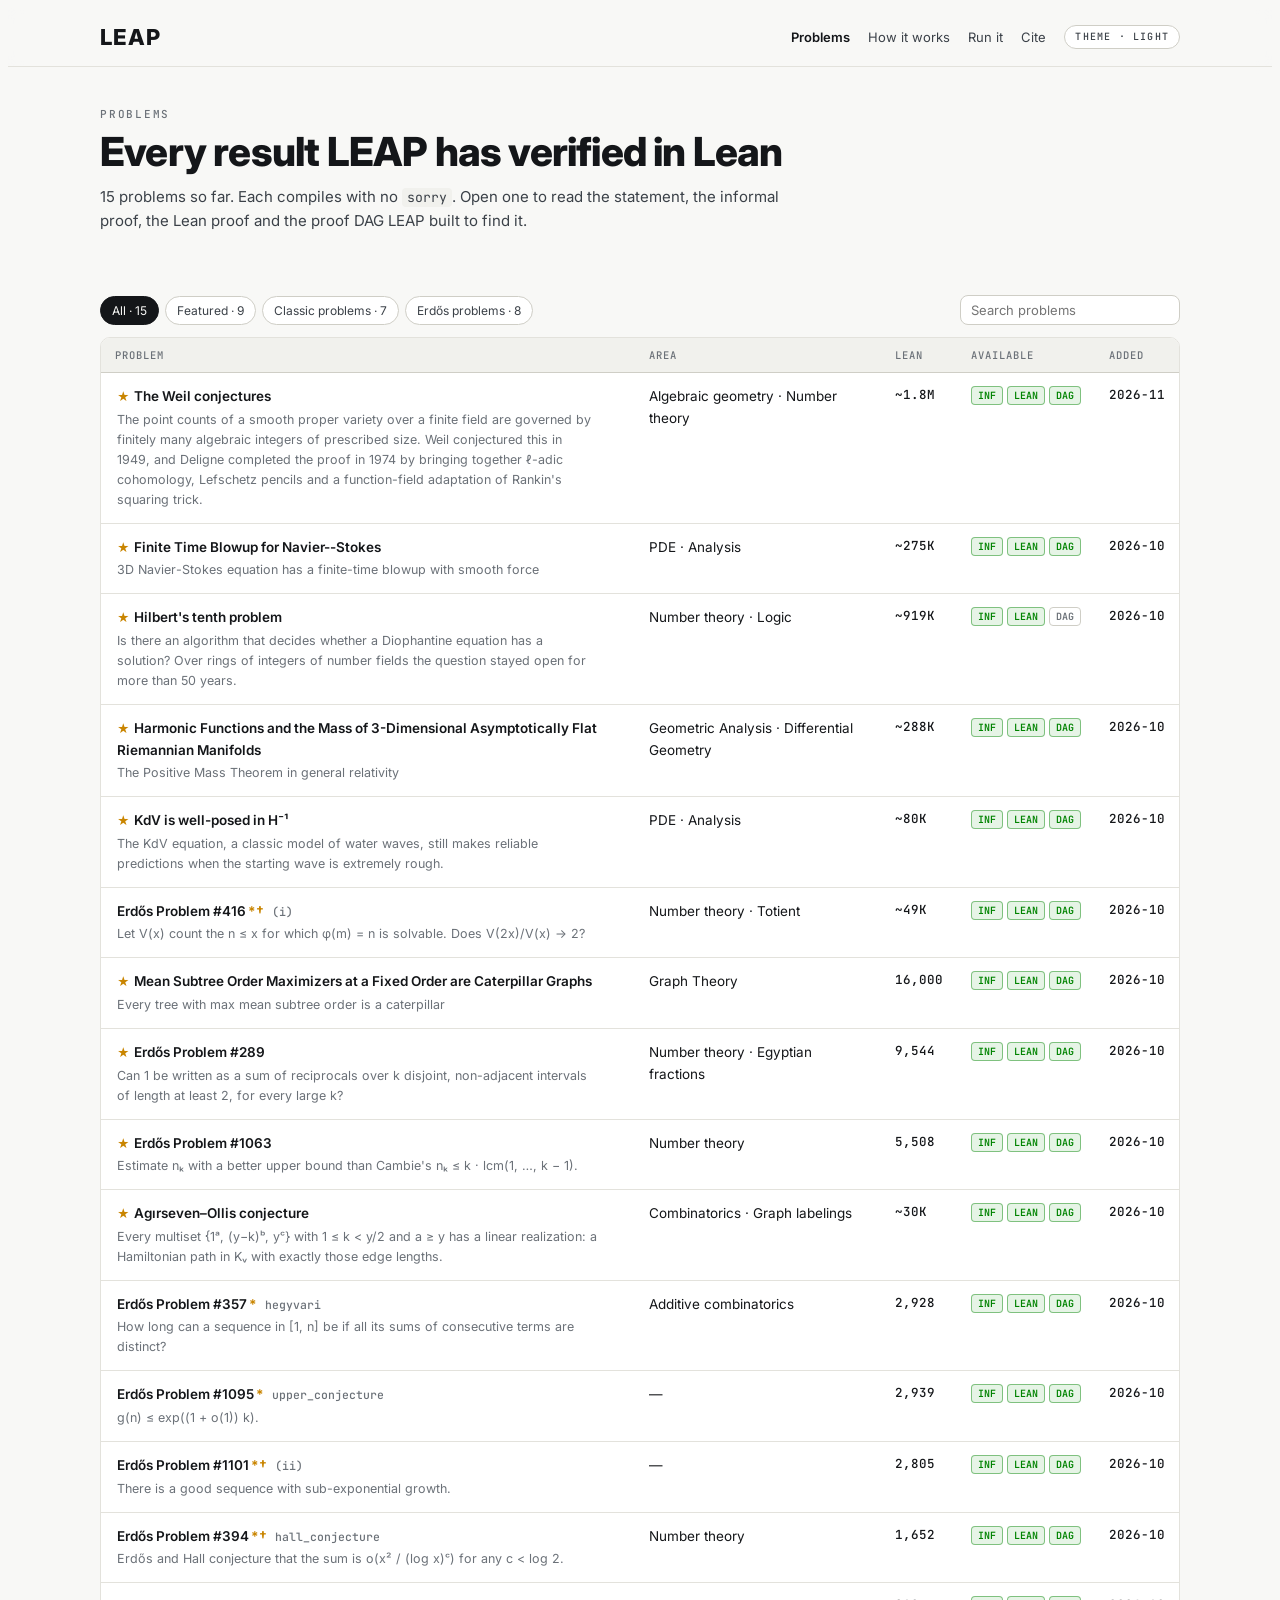
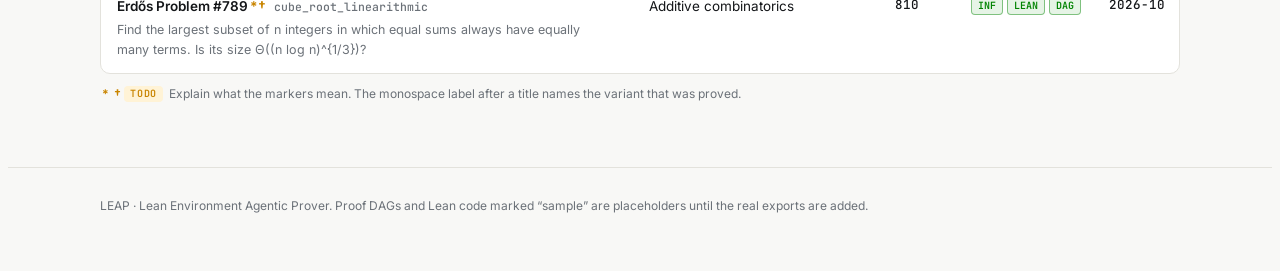
<file: problems.html>
<!doctype html>
<html lang="en" data-theme="light">
<head>
<meta charset="utf-8">
<meta name="viewport" content="width=device-width, initial-scale=1, viewport-fit=cover">
<title>Problems · LEAP</title>
<meta name="description" content="LEAP is an open, trackable agent that proves theorems in Lean 4 alongside mathematicians.">
<link rel="preconnect" href="https://fonts.googleapis.com">
<link rel="preconnect" href="https://fonts.gstatic.com" crossorigin>
<link rel="stylesheet" href="https://fonts.googleapis.com/css2?family=Inter:wght@400;500;600;700;800&family=JetBrains+Mono:wght@400;500;600&display=swap">
<link rel="stylesheet" href="assets/css/site.css?v=20261113.1">
</head>
<body>
<header class="nav">
  <div class="wrap">
    <a class="brand" href="index.html">LEAP</a>
    <nav aria-label="Site">
      <a href="problems.html" aria-current="page">Problems</a>
      <a href="index.html#how">How it works</a>
      <a class="opt" href="index.html#run">Run it</a>
      <a class="opt" href="index.html#cite">Cite</a>
      <button class="theme-btn" id="themeBtn" type="button">Theme · light</button>
    </nav>
  </div>
</header>

<main>
<section class="page-head"><div class="wrap">
  <div class="kicker">Problems</div>
  <h1 class="ph">Every result LEAP has verified in Lean</h1>
  <p class="intro"><span id="pCount">—</span> problems so far. Each compiles with no <code>sorry</code>. Open one to read the statement, the informal proof, the Lean proof and the proof DAG LEAP built to find it.</p>
</div></section>
<section class="page-body"><div class="wrap">
  <div id="loadErr" hidden></div>
  <div class="ptools">
    <div class="chips" id="chips" role="group" aria-label="Filter results"></div>
    <input class="inp" id="psearch" type="search" placeholder="Search problems" aria-label="Search problems">
  </div>
  <div class="ptable"><div class="tscroll"><table>
    <thead><tr><th>Problem</th><th class="hide-sm">Area</th><th>Lean</th><th class="hide-sm">Available</th><th class="hide-sm">Added</th></tr></thead>
    <tbody id="ptbody"></tbody>
  </table></div></div>
  <p class="tfoot"><span class="mk">*</span> <span class="mk">†</span> <span class="todo">TODO</span>Explain what the markers mean. The monospace label after a title names the variant that was proved.</p>
</div></section>
</main>
<footer><div class="wrap">LEAP · Lean Environment Agentic Prover. Proof DAGs and Lean code marked “sample” are placeholders until the real exports are added.</div></footer>
<div class="pop" id="pop" hidden></div>
<script src="assets/js/common.js?v=20261102.3"></script>
<script src="assets/js/problems.js?v=20261102.3"></script>
</body>
</html>
</file>
<file: assets/css/site.css>
/* Layout: one 1120px column like the RRSI page. Solved problems lead; each opens a dossier with problem, informal proof, Lean proof and proof DAG. */
:root{
  color-scheme:light;
  --bg:#f8f8f6;--surface:#ffffff;--surface-2:#f1f1ed;--ink:#141619;--ink-2:#3b4148;--muted:#6b7178;
  --line:#e3e2dc;--line-2:#cfcec6;--accent:#2a78d6;--accent-ink:#1c5cab;--accent-soft:#e3eefb;--accent-2:#86b6ef;
  --pos:#008300;--pos-soft:#e6f4e6;--warn:#c98500;--warn-soft:#fff3d6;--del-bg:#fdecec;--del:#cf222e;
  --c1:#2a78d6;--c2:#14907c;--c3:#7c4fd0;--c4:#c8761f;--c5:#c23f69;--c6:#4f8a22;--c7:#2b8fb8;--c8:#a8841c;
  --sans:"Inter",system-ui,-apple-system,"Segoe UI",Roboto,Helvetica,Arial,sans-serif;
  --mono:"JetBrains Mono",ui-monospace,SFMono-Regular,Menlo,Consolas,monospace;
}
@media (prefers-color-scheme:dark){:root:not([data-theme="light"]){
  color-scheme:dark;
  --bg:#0f1214;--surface:#171b1f;--surface-2:#1e2328;--ink:#e9ebee;--ink-2:#b5bcc4;--muted:#818a94;
  --line:#272d33;--line-2:#363d45;--accent:#3987e5;--accent-ink:#7db4f5;--accent-soft:#14263d;--accent-2:#2f66ad;
  --pos:#3fb950;--pos-soft:#12251a;--warn:#d9a441;--warn-soft:#2f2711;--del-bg:#2a1416;--del:#f85149;
  --c1:#5a9be8;--c2:#3cc4ab;--c3:#a989ea;--c4:#e7a053;--c5:#e0708f;--c6:#87bd52;--c7:#63bde3;--c8:#d6b54d;
}}
:root[data-theme="dark"]{
  color-scheme:dark;
  --bg:#0f1214;--surface:#171b1f;--surface-2:#1e2328;--ink:#e9ebee;--ink-2:#b5bcc4;--muted:#818a94;
  --line:#272d33;--line-2:#363d45;--accent:#3987e5;--accent-ink:#7db4f5;--accent-soft:#14263d;--accent-2:#2f66ad;
  --pos:#3fb950;--pos-soft:#12251a;--warn:#d9a441;--warn-soft:#2f2711;--del-bg:#2a1416;--del:#f85149;
  --c1:#5a9be8;--c2:#3cc4ab;--c3:#a989ea;--c4:#e7a053;--c5:#e0708f;--c6:#87bd52;--c7:#63bde3;--c8:#d6b54d;
}
*{box-sizing:border-box}
[hidden]{display:none!important}
html{scroll-behavior:smooth}
@media (prefers-reduced-motion:reduce){html{scroll-behavior:auto}}
body{background:var(--bg);color:var(--ink);font:15px/1.6 var(--sans);-webkit-font-smoothing:antialiased}
a{color:var(--accent-ink)}
code,.mono{font-family:var(--mono)}
code{font-size:.88em;background:var(--surface-2);padding:1px 5px;border-radius:4px}
button{font:inherit;color:inherit}
:focus-visible{outline:2px solid var(--accent);outline-offset:2px}
.wrap{max-width:1120px;margin:0 auto;padding-inline:20px}

/* nav */
.nav{position:sticky;top:env(safe-area-inset-top,0px);z-index:20;background:color-mix(in srgb,var(--bg) 88%,transparent);backdrop-filter:blur(8px);border-bottom:1px solid var(--line)}
.nav .wrap{display:flex;align-items:center;gap:20px;height:52px}
.brand{font-weight:800;font-size:22px;letter-spacing:.04em;line-height:1;text-decoration:none;color:var(--ink)}
.nav nav{margin-left:auto;display:flex;gap:18px;align-items:center;overflow-x:auto}
.nav nav a{color:var(--ink-2);text-decoration:none;font-size:13px;white-space:nowrap}
.nav nav a:hover{color:var(--ink)}
.theme-btn{border:1px solid var(--line-2);background:var(--surface);border-radius:999px;padding:3px 10px;font:500 10px/1.6 var(--mono);letter-spacing:.12em;text-transform:uppercase;color:var(--ink-2);cursor:pointer;white-space:nowrap}
@media (max-width:640px){.nav nav a.opt{display:none}}

/* hero */
.hero{padding-block:56px 40px}
.kicker{font:500 11px/1.4 var(--mono);letter-spacing:.16em;text-transform:uppercase;color:var(--muted)}
.hero .kicker{color:var(--accent-ink)}
h1{font-size:clamp(30px,5vw,48px);line-height:1.08;font-weight:800;letter-spacing:-.025em;margin:14px 0 16px;text-wrap:balance;max-width:18em}
.lede{font-size:clamp(16px,2vw,19px);color:var(--ink-2);max-width:42em;margin:0 0 20px}
.authors{font-size:13.5px;color:var(--ink-2);max-width:60em;margin:0}
.affil{font-size:12px;color:var(--muted);margin:6px 0 0}
.btns{display:flex;flex-wrap:wrap;gap:10px;margin:24px 0 34px}
.btn{display:inline-flex;align-items:center;gap:8px;padding:8px 14px;border:1px solid var(--line-2);border-radius:8px;background:var(--surface);color:var(--ink);text-decoration:none;font-size:13px;font-weight:500;cursor:pointer}
.btn:hover{border-color:var(--muted)}
.btn.primary{background:var(--accent);border-color:var(--accent);color:#fff}
.btn svg{width:14px;height:14px;flex:none}
.tiles{display:grid;grid-template-columns:repeat(4,minmax(0,1fr));gap:12px}
@media (max-width:860px){.tiles{grid-template-columns:repeat(2,minmax(0,1fr))}}
.tile{border:1px solid var(--line);background:var(--surface);border-radius:10px;padding:16px}
.tile .v{font:600 26px/1.1 var(--mono);color:var(--accent-ink);font-variant-numeric:tabular-nums}
.tile .v small{font-size:12px;color:var(--muted);font-weight:500;margin-left:4px}
.tile p{margin:8px 0 0;font-size:13px;color:var(--ink-2);line-height:1.45}

/* sections */
section.sec{padding-block:56px;border-top:1px solid var(--line)}
h2{font-size:clamp(22px,3vw,30px);line-height:1.2;font-weight:700;letter-spacing:-.015em;margin:10px 0 12px;text-wrap:balance;max-width:26em}
p.intro{color:var(--ink-2);max-width:46em;margin:0 0 26px}
h3.sub{font:500 11px var(--mono);letter-spacing:.14em;text-transform:uppercase;color:var(--muted);margin:36px 0 12px}

/* featured */
.feat{display:grid;grid-template-columns:repeat(3,minmax(0,1fr));gap:14px}
@media (max-width:900px){.feat{grid-template-columns:1fr}}
.fcard{position:relative;display:flex;flex-direction:column;border:1px solid var(--line);background:var(--surface);border-radius:14px;overflow:hidden;text-align:left;cursor:pointer;padding:0;min-width:0;transition:border-color .15s,transform .15s}
.fcard:hover{border-color:var(--accent);transform:translateY(-2px)}
@media (prefers-reduced-motion:reduce){.fcard,.fcard:hover{transition:none;transform:none}}
.fcard canvas{display:block;width:100%;height:112px;background:var(--surface-2);border-bottom:1px solid var(--line)}
.fcard .fb{padding:16px 18px 18px;display:flex;flex-direction:column;gap:6px;flex:1}
.fcard .fa{font:500 10.5px var(--mono);letter-spacing:.12em;text-transform:uppercase;color:var(--muted)}
.fcard .ft{font-size:20px;font-weight:700;letter-spacing:-.01em;line-height:1.2;text-wrap:balance}
.fcard .fs{font-size:13px;color:var(--muted)}
.fcard .fsum{font-size:13.5px;color:var(--ink-2);line-height:1.5;margin:4px 0 0}
.fcard .ff{margin-top:auto;padding-top:12px;display:flex;align-items:baseline;justify-content:space-between;gap:10px}
.fcard .loc{font:600 22px var(--mono);color:var(--accent-ink);font-variant-numeric:tabular-nums}
.fcard .loc small{font-size:11px;color:var(--muted);font-weight:500;margin-left:4px}
.fcard .go{font-size:13px;font-weight:600;color:var(--accent-ink);white-space:nowrap}
.fcard .cr{font:11px var(--mono);color:var(--muted)}

/* problems table */
.ptools{display:flex;flex-wrap:wrap;gap:10px;align-items:center;margin:0 0 12px}
.chips{display:flex;flex-wrap:wrap;gap:6px}
.chip{border:1px solid var(--line-2);background:var(--surface);border-radius:999px;padding:4px 11px;font-size:12px;cursor:pointer;color:var(--ink-2)}
.chip[aria-pressed="true"]{background:var(--ink);border-color:var(--ink);color:var(--bg)}
.inp{border:1px solid var(--line-2);background:var(--surface);border-radius:8px;padding:6px 10px;font:13px var(--sans);color:var(--ink);min-width:0}
.ptools .inp{margin-left:auto;width:220px}
@media (max-width:640px){.ptools .inp{margin-left:0;width:100%}}
.ptable{border:1px solid var(--line);border-radius:10px;background:var(--surface);overflow:hidden}
.tscroll{overflow-x:auto}
.ptable table{width:100%;border-collapse:collapse}
.ptable th{font:500 10.5px var(--mono);letter-spacing:.1em;text-transform:uppercase;color:var(--muted);text-align:left;padding:10px 14px;border-bottom:1px solid var(--line-2);background:var(--surface-2);white-space:nowrap}
.prow{cursor:pointer}
.prow td{padding:13px 14px;border-top:1px solid var(--line);vertical-align:top;font-size:13.5px}
.prow:first-child td{border-top:0}
.prow:hover td{background:var(--surface-2)}
.prow .pt{font-weight:600;color:var(--ink)}
.pv{font:500 11.5px var(--mono);color:var(--muted);margin-left:8px;letter-spacing:0}
.mk{color:var(--warn);font-weight:700;margin-left:2px}
.prow .ps{color:var(--muted);font-size:12.5px;margin-top:2px;max-width:60ch}
.prow .num{font:500 12.5px var(--mono);white-space:nowrap;font-variant-numeric:tabular-nums}
.prow .car{width:28px;color:var(--muted)}
.car svg{width:14px;height:14px;transition:transform .15s}
.prow[aria-expanded="true"] .car svg{transform:rotate(90deg)}
.avail{display:flex;gap:4px}
.av{font:600 10px/1.7 var(--mono);padding:0 6px;border-radius:4px;border:1px solid var(--line-2);color:var(--muted)}
.av.on{color:var(--pos);border-color:color-mix(in srgb,var(--pos) 45%,transparent);background:var(--pos-soft)}
.star{color:var(--warn);font-size:12px;margin-right:4px}
.pdet td{padding:0 14px 16px 56px;background:var(--surface)}
.pdet p{margin:0 0 10px;font-size:14px;color:var(--ink-2);max-width:68ch}
.pdet .btns{margin:8px 0 0}
.tfoot{font-size:12px;color:var(--muted);margin:10px 0 0}
@media (max-width:640px){.hide-sm{display:none}.pdet td{padding-left:14px}}
pre.lean{margin:0;background:var(--surface-2);border:1px solid var(--line);border-radius:8px;padding:12px;overflow-x:auto;font:12.5px/1.55 var(--mono);color:var(--ink)}
.todo{display:inline-block;font:600 10px/1.6 var(--mono);letter-spacing:.08em;color:var(--warn);background:var(--warn-soft);border-radius:4px;padding:0 6px;margin-right:6px;vertical-align:1px}
.err{border:1px solid var(--del);background:var(--del-bg);color:var(--del);border-radius:10px;padding:14px;font-size:13.5px}

/* dossier */
.dpick{display:flex;flex-wrap:wrap;gap:8px;align-items:center;margin-bottom:22px}
.dpick select{border:1px solid var(--line-2);background:var(--surface);color:var(--ink);border-radius:8px;padding:7px 10px;font:13.5px var(--sans);max-width:100%}
.dpick .btn{padding:6px 10px}
.dhead{display:grid;grid-template-columns:minmax(0,1fr) auto;gap:20px;align-items:start}
@media (max-width:760px){.dhead{grid-template-columns:1fr}}
.dhead h2{margin:0;font-size:clamp(26px,3.6vw,36px);max-width:none}
.dhead .dsub{color:var(--muted);font-size:15px;margin:4px 0 0}
.dbadges{display:flex;flex-wrap:wrap;gap:6px;margin-top:12px}
.dstat{text-align:right}
@media (max-width:760px){.dstat{text-align:left}}
.dstat .loc{font:600 34px/1 var(--mono);color:var(--accent-ink);font-variant-numeric:tabular-nums}
.dstat .lbl{font-size:12px;color:var(--muted);margin-top:4px}
.dbody{display:grid;grid-template-columns:minmax(0,1fr) 300px;gap:28px;margin-top:22px}
@media (max-width:860px){.dbody{grid-template-columns:1fr}}
.dbody .prob{min-width:0}
.dbody .prob p{font-size:15.5px;color:var(--ink);max-width:66ch;margin:0 0 12px;line-height:1.65}
.stmt{border:1px solid var(--line);background:var(--surface);border-radius:10px;padding:16px 18px;font:500 15px/1.6 var(--mono);color:var(--ink);overflow-x:auto;margin:4px 0 14px;white-space:pre-wrap}
.note{border:1px solid var(--line);border-radius:10px;background:var(--surface);padding:12px 14px;margin:0 0 10px}
.note h4{font:600 10.5px var(--mono);letter-spacing:.12em;text-transform:uppercase;color:var(--muted);margin:0 0 6px}
.note.todo-n h4{color:var(--warn)}
.note p{margin:0;font-size:13.5px;color:var(--ink-2)}
.dside{border:1px solid var(--line);border-radius:12px;background:var(--surface);padding:16px;align-self:start;min-width:0}
.dside h4{font:500 10.5px var(--mono);letter-spacing:.12em;text-transform:uppercase;color:var(--muted);margin:0 0 10px}
.dside .kv{margin-bottom:14px}
.dside .btn{width:100%;justify-content:center;margin-top:6px}
.kv{display:grid;grid-template-columns:auto 1fr;gap:6px 14px;font-size:13px;margin:0}
.kv dt{color:var(--muted)}
.kv dd{margin:0;font-family:var(--mono);font-size:12.5px;color:var(--ink);overflow-wrap:anywhere}
.stabs{display:flex;gap:2px;border-bottom:1px solid var(--line);margin:36px 0 18px;overflow-x:auto}
.stab{all:unset;cursor:pointer;padding:10px 14px;font-size:14px;font-weight:600;color:var(--muted);border-bottom:2px solid transparent;margin-bottom:-1px;white-space:nowrap}
.stab:hover{color:var(--ink)}
.stab[aria-selected="true"]{color:var(--ink);border-color:var(--accent)}
.stab:focus-visible{outline:2px solid var(--accent)}
.stab .n{font:500 11px var(--mono);color:var(--muted);margin-left:6px}
.empty{border:1px dashed var(--line-2);border-radius:12px;padding:28px;text-align:center;color:var(--muted);font-size:14px}
.empty b{display:block;color:var(--ink);font-size:15px;margin-bottom:4px}
.empty code{font-size:12px}
.isec h4{font-size:16px;margin:18px 0 6px}
.isec p{max-width:68ch;color:var(--ink-2);margin:0 0 10px}

/* explorer */
.vtabs{display:flex;gap:6px}
.parts{display:flex;align-items:center;gap:10px;flex-wrap:wrap;margin:0 0 14px;font-size:12.5px;color:var(--muted)}
.parts[hidden]{display:none}
.vtab{border:1px solid var(--line-2);background:var(--surface);border-radius:8px;padding:5px 12px;font-size:12.5px;font-weight:600;color:var(--ink-2);cursor:pointer}
.vtab[aria-selected="true"]{background:var(--ink);border-color:var(--ink);color:var(--bg)}
.xbox{border:1px solid var(--line);border-radius:12px;background:var(--surface);overflow:hidden}
.xbar{display:flex;flex-wrap:wrap;gap:10px;align-items:center;padding:10px 12px;border-bottom:1px solid var(--line);background:var(--surface-2)}
.xbar label{font-size:12px;color:var(--muted);display:flex;align-items:center;gap:6px}
.xbar .inp{padding:4px 8px;font-size:12.5px;width:200px}
.xbar .sp{flex:1}
.xstats{font:500 11.5px var(--mono);color:var(--muted);padding:8px 12px;border-bottom:1px solid var(--line);display:flex;flex-wrap:wrap;gap:4px 16px;font-variant-numeric:tabular-nums}
.xstats b{color:var(--ink);font-weight:600}
.sample{color:var(--warn)}
.xmain{display:grid;grid-template-columns:minmax(0,1fr) 340px}
@media (max-width:900px){.xmain{grid-template-columns:1fr}}
.stage{position:relative;height:620px;min-width:0;border-right:1px solid var(--line);overflow:hidden}
@media (max-width:900px){.stage{height:500px;border-right:0;border-bottom:1px solid var(--line)}}
.stage canvas#cv{position:absolute;inset:0;touch-action:none;background-image:radial-gradient(var(--line) 1px,transparent 1px);background-size:22px 22px}
.stage .pane{position:absolute;inset:0;overflow:auto;background:var(--surface)}
.zoomctl{position:absolute;right:10px;top:10px;display:flex;flex-direction:column;gap:4px;z-index:3}
.zoomctl button,.dtools button{border:1px solid var(--line-2);background:var(--surface);border-radius:6px;cursor:pointer;color:var(--ink-2)}
.zoomctl button{width:30px;height:30px;font:600 14px var(--mono)}
.dtools{position:absolute;left:10px;top:10px;z-index:3;display:flex;gap:6px;flex-wrap:wrap}
.dtools button{padding:4px 9px;font:12px var(--sans)}
.dtools button:hover,.zoomctl button:hover{border-color:var(--muted)}
#mini{position:absolute;right:10px;bottom:10px;width:200px;height:100px;border:1px solid var(--line-2);border-radius:8px;background:var(--surface);z-index:3;cursor:pointer;touch-action:none}
@media (max-width:640px){#mini{display:none}}
.hint{position:absolute;left:12px;bottom:10px;font:11px var(--mono);color:var(--muted);z-index:3;pointer-events:none;background:color-mix(in srgb,var(--surface) 85%,transparent);padding:2px 6px;border-radius:4px}
.legend{display:flex;flex-wrap:wrap;gap:6px 16px;padding:8px 12px;border-top:1px solid var(--line);font-size:12px;color:var(--ink-2)}
.legend i{display:inline-block;width:10px;height:10px;border-radius:50%;margin-right:6px;vertical-align:-1px}
.legend i.sq{border-radius:3px}

/* side panel */
.side{padding:14px 16px;overflow:auto;max-height:620px;min-width:0}
@media (max-width:900px){.side{max-height:none}}
.side .nm{font:600 13.5px/1.4 var(--mono);word-break:break-all;margin:6px 0 8px}
.side h5{font:500 10.5px var(--mono);letter-spacing:.12em;text-transform:uppercase;color:var(--muted);margin:16px 0 6px}
.side pre.lean{font-size:11.5px;padding:10px}
.badges{display:flex;flex-wrap:wrap;gap:6px}
.bdg{font:500 11px/1.6 var(--mono);padding:0 7px;border-radius:4px;background:var(--surface-2);color:var(--ink-2);border:1px solid var(--line);white-space:nowrap}
.bdg.leaf{color:var(--pos);background:var(--pos-soft);border-color:transparent}
.bdg.ab{color:var(--del);background:var(--del-bg);border-color:transparent}
.bdg.sh{color:var(--warn);background:var(--warn-soft);border-color:transparent}
.bdg.acc{color:var(--accent-ink);background:var(--accent-soft);border-color:transparent}
.nlist{list-style:none;margin:0;padding:0;display:grid;gap:2px}
.nlist button{all:unset;box-sizing:border-box;display:block;width:100%;font:12px/1.5 var(--mono);color:var(--accent-ink);cursor:pointer;padding:2px 4px;border-radius:4px;word-break:break-all}
.nlist button:hover{background:var(--surface-2)}
.nlist button:focus-visible{outline:2px solid var(--accent)}
.nlist .ab{color:var(--muted);text-decoration:line-through}

/* outline */
.ohead{position:sticky;top:0;z-index:2;display:flex;gap:10px;padding:6px 12px;font:500 10px var(--mono);letter-spacing:.12em;text-transform:uppercase;color:var(--muted);background:var(--surface-2);border-bottom:1px solid var(--line)}
.ohead span:first-child{flex:1}
.orow{display:flex;align-items:stretch;gap:6px;padding:0 12px 0 4px;cursor:pointer;min-height:40px}
.orow:hover{background:var(--surface-2)}
.orow.sel{background:var(--accent-soft)}
.orow .ig{width:9px;margin-left:7px;border-left:1px solid var(--line-2);flex:none}
.orow .tg{all:unset;width:18px;text-align:center;color:var(--muted);cursor:pointer;flex:none;align-self:center;font-size:11px}
.orow .tg[disabled]{visibility:hidden}
.orow .dot{width:9px;height:9px;border-radius:50%;flex:none;align-self:center}
.orow .dot.comp{background:transparent!important;border:2.5px solid}
.oc{display:flex;flex-direction:column;justify-content:center;min-width:0;flex:1;padding:4px 0}
.oc .on{font:600 12.5px/1.35 var(--mono);color:var(--ink);overflow:hidden;text-overflow:ellipsis;white-space:nowrap}
.oc .os{font:11px/1.35 var(--mono);color:var(--muted);overflow:hidden;text-overflow:ellipsis;white-space:nowrap}
.orow.ab .on{color:var(--muted);text-decoration:line-through}
.orow.match .on{color:var(--warn)}
.orow .bdg{align-self:center}
.obar{width:64px;height:6px;background:var(--surface-2);border-radius:3px;flex:none;align-self:center;overflow:hidden}
.orow:hover .obar,.orow.sel .obar{background:var(--line)}
.obar i{display:block;height:100%;border-radius:3px}
.orow .om{width:140px;text-align:right;flex:none;align-self:center;font:11.5px var(--mono);color:var(--muted);font-variant-numeric:tabular-nums}
@media (max-width:640px){.obar,.ohead .hb{display:none}.orow .om{width:auto}}

/* lean code */
.lk{color:var(--c3)}.lt{color:var(--c2)}.ly{color:var(--c4)}.ln{color:var(--c5)}.lc{color:var(--muted);font-style:italic}.lself{font-weight:700;color:var(--ink)}
.ll{all:unset;color:var(--accent-ink);text-decoration:underline dotted;text-underline-offset:3px;cursor:pointer}
.ll:hover{background:var(--accent-soft)}
span.ll{cursor:default}

/* hover card */
.pop{position:fixed;z-index:60;width:min(470px,calc(100vw - 24px));background:var(--surface);border:1px solid var(--line-2);border-radius:12px;box-shadow:0 18px 44px rgba(0,0,0,.22);padding:12px 12px 10px;pointer-events:none}
.pop-h{display:flex;flex-wrap:wrap;align-items:center;gap:6px;margin-bottom:8px}
.pop-n{font:600 13px var(--mono);word-break:break-all;margin-right:4px}
.pop-l{font:500 10px var(--mono);letter-spacing:.12em;text-transform:uppercase;color:var(--muted);margin:0 0 5px}
.pop pre.lean{font-size:11.5px;padding:10px;white-space:pre;overflow:hidden}
.pop-r{font-size:12px;color:var(--del);margin-top:8px}
.pop-f{font:10.5px var(--mono);color:var(--warn);margin-top:8px}

/* how it works */
.steps{display:grid;grid-template-columns:repeat(4,minmax(0,1fr));gap:12px}
@media (max-width:860px){.steps{grid-template-columns:repeat(2,minmax(0,1fr))}}
@media (max-width:520px){.steps{grid-template-columns:1fr}}
.step{border:1px solid var(--line);background:var(--surface);border-radius:10px;padding:16px;min-width:0}
.step .n{font:500 11px var(--mono);color:var(--muted);letter-spacing:.1em}
.step h4{font-size:15px;margin:6px 0 6px}
.step p{margin:0;font-size:13px;color:var(--ink-2);line-height:1.5}
.tracks{display:grid;grid-template-columns:repeat(3,minmax(0,1fr));gap:12px;margin-top:14px}
@media (max-width:760px){.tracks{grid-template-columns:1fr}}
.track{border:1px solid var(--line);border-radius:10px;padding:16px;background:var(--surface);text-decoration:none;color:inherit;display:block}
.track:hover{border-color:var(--accent)}
.track .tn{font:600 11px var(--mono);letter-spacing:.12em;text-transform:uppercase;color:var(--accent-ink)}
.track h4{margin:6px 0 4px;font-size:15px}
.track p{margin:0;font-size:13px;color:var(--ink-2)}

/* cite */
.bib{position:relative}
.bib pre{margin:0;background:var(--surface);border:1px solid var(--line);border-radius:10px;padding:16px;overflow-x:auto;font:12.5px/1.6 var(--mono);color:var(--ink-2)}
.bib .btn{position:absolute;top:10px;right:10px;padding:4px 10px;font-size:12px}
footer{padding-block:28px 48px;border-top:1px solid var(--line);font-size:12px;color:var(--muted)}

/* pipeline figure */
.fig{border:1px solid var(--line);border-radius:14px;background:var(--surface);overflow:hidden}
.fig-scroll{overflow-x:auto}
#pipe{display:block;width:100%;min-width:820px;height:auto}
#pipe .st rect,#pipe .st polygon{fill:var(--surface);stroke:var(--line-2);stroke-width:1.3;transition:fill .3s,stroke .3s}
#pipe .st .t{font:600 13px var(--sans);fill:var(--ink)}
#pipe .st .s{font:11px var(--mono);fill:var(--muted)}
#pipe .st.on rect,#pipe .st.on polygon{fill:var(--accent-soft);stroke:var(--accent);stroke-width:2}
#pipe .st.ok rect{stroke:var(--pos)}
#pipe .st.ok .t{fill:var(--pos)}
#pipe .ed{fill:none;stroke:var(--line-2);stroke-width:1.6;marker-end:url(#arr);transition:stroke .3s}
#pipe .ed.on{stroke:var(--accent);stroke-width:2.4;marker-end:url(#arrOn)}
#pipe .el{font:500 10.5px var(--mono);fill:var(--muted)}
#pipe .panel-bg{fill:var(--surface-2);stroke:var(--line)}
#pipe .pt{font:500 10.5px var(--mono);letter-spacing:.1em;fill:var(--muted)}
#pipe .pc{font:500 11px var(--mono);fill:var(--accent-ink)}
#pipe .dn{transition:opacity .4s}
#pipe .dn.off{opacity:0}
#pipe .dn rect{fill:var(--surface);stroke:var(--line-2);stroke-width:1.3}
#pipe .dn text{font:600 11px var(--mono);fill:var(--ink)}
#pipe .dn.proc rect{stroke:var(--accent);stroke-width:2;fill:var(--accent-soft)}
#pipe .dn.ok rect{stroke:var(--pos);fill:var(--pos-soft)}
#pipe .dn.bad rect{stroke:var(--del);fill:var(--del-bg);stroke-dasharray:4 3}
#pipe .dn.bad text{fill:var(--del)}
#pipe .dn.and circle{fill:var(--surface);stroke:var(--ink-2);stroke-width:1.4}
#pipe .dn.and text{font:700 10px var(--sans);fill:var(--ink-2)}
#pipe .dn.and.bad circle{stroke:var(--del);fill:var(--del-bg)}
#pipe .dn.and.bad text{fill:var(--del)}
#pipe .de{stroke:var(--line-2);stroke-width:1.3;fill:none}
#pipe .dn.share path{stroke:var(--warn);stroke-width:1.6;stroke-dasharray:5 4;fill:none}
#pipe .lg{font:10.5px var(--mono);fill:var(--muted)}
#pipe .tok{fill:var(--accent);filter:drop-shadow(0 0 4px var(--accent))}
@media (prefers-reduced-motion:reduce){#pipe *{transition:none!important}}
.fig-bar{display:flex;flex-wrap:wrap;align-items:center;gap:12px;padding:12px 16px;border-top:1px solid var(--line);background:var(--surface-2)}
.fig-bar .btn{padding:5px 12px}
#pCap{flex:1;min-width:240px;font-size:14px;color:var(--ink-2)}
#pCap .pn{font:600 11px var(--mono);color:var(--accent-ink);margin-right:10px}
#pDots{display:flex;gap:5px}
#pDots button{width:8px;height:8px;border-radius:50%;border:0;padding:0;background:var(--line-2);cursor:pointer}
#pDots button.on{background:var(--accent);width:20px;border-radius:4px}
.pillars{display:grid;grid-template-columns:repeat(3,minmax(0,1fr));gap:12px;margin-top:16px}
@media (max-width:860px){.pillars{grid-template-columns:1fr}}
.pillar{border:1px solid var(--line);background:var(--surface);border-radius:12px;padding:18px;min-width:0}
.pillar .k{font:600 11px var(--mono);letter-spacing:.12em;text-transform:uppercase;color:var(--accent-ink)}
.pillar h4{font-size:16px;margin:6px 0 10px}
.pillar ul{margin:0;padding-left:18px;display:grid;gap:6px;font-size:13.5px;color:var(--ink-2)}
.layers{margin-top:16px}
.run{display:grid;grid-template-columns:minmax(0,1fr) minmax(0,1fr);gap:16px}
@media (max-width:860px){.run{grid-template-columns:1fr}}
.run pre{margin:0;background:var(--surface);border:1px solid var(--line);border-radius:10px;padding:14px 16px;overflow-x:auto;font:12.5px/1.7 var(--mono);color:var(--ink)}
.run pre .c{color:var(--muted)}
.otable{width:100%;border-collapse:collapse;font-size:13px;background:var(--surface);border:1px solid var(--line);border-radius:10px;overflow:hidden}
.otable td{padding:8px 12px;border-bottom:1px solid var(--line);vertical-align:top;color:var(--ink-2)}
.otable td:first-child{font:500 12px var(--mono);color:var(--ink);white-space:nowrap}
.otable tr:last-child td{border-bottom:0}

/* informal proof and Lean viewer */
.doc-head{display:flex;flex-wrap:wrap;gap:6px 18px;align-items:center;font-size:12.5px;color:var(--muted);margin:0 0 10px}
.prose{border:1px solid var(--line);border-radius:12px;background:var(--surface);padding:8px 28px 24px;max-height:820px;overflow:auto;font-size:15px;line-height:1.7;color:var(--ink)}
.prose>*{max-width:78ch}
.prose h1{font-size:24px;margin:24px 0 12px}
.prose h2{font-size:20px;margin:28px 0 10px}
.prose h3{font-size:16.5px;margin:22px 0 8px}
.prose h4{font-size:15px;margin:18px 0 6px}
.prose p,.prose li{color:var(--ink-2)}
.prose blockquote{margin:12px 0;padding:4px 16px;border-left:3px solid var(--line-2);color:var(--ink-2)}
.prose table{border-collapse:collapse;font-size:13.5px;margin:12px 0;display:block;overflow-x:auto;max-width:100%}
.prose th,.prose td{border:1px solid var(--line);padding:6px 10px;text-align:left;vertical-align:top}
.prose th{background:var(--surface-2)}
.prose pre{background:var(--surface-2);border:1px solid var(--line);border-radius:8px;padding:12px;overflow-x:auto;font-size:12.5px}
.prose pre code{background:none;padding:0}
.prose hr{border:0;border-top:1px solid var(--line);margin:24px 0}
.prose .katex-display{overflow-x:auto;overflow-y:hidden;padding:4px 0}
.lh{font-size:15px;margin:22px 0 8px}
.lh:first-child{margin-top:0}
.lh span{font:500 12px var(--mono);color:var(--muted);margin-left:8px}
.code-view{max-height:640px;overflow:auto;font-size:12px;line-height:1.5}
#pipe .ah{fill:var(--line-2)}
#pipe .ah2{fill:var(--accent)}

/* multi-page layout */
.nav nav a[aria-current="page"]{color:var(--ink);font-weight:600}
.hero .btns{margin:22px 0 22px}
.sec-head{display:flex;flex-wrap:wrap;align-items:flex-end;justify-content:space-between;gap:12px;margin-bottom:18px}
.sec-head h2{margin-bottom:0}
.page-head{padding-block:40px 28px}
.page-body{padding-block:8px 64px}
h1.ph{font-size:clamp(28px,4vw,40px);line-height:1.12;font-weight:800;letter-spacing:-.02em;margin:8px 0 10px;max-width:24em;text-wrap:balance}
.crumbrow{display:flex;flex-wrap:wrap;justify-content:space-between;align-items:center;gap:10px;margin-bottom:18px}
.crumb{display:flex;gap:8px;font-size:13px;color:var(--muted)}
.crumb a{color:var(--accent-ink);text-decoration:none}
.pager{display:flex;gap:8px}
.pager .btn{padding:5px 11px;font-size:12.5px}
.page-body .stabs{margin-top:0}
.prow a.pt{color:var(--ink);text-decoration:none}
.prow a.pt:hover{color:var(--accent-ink)}
.prow td:first-child{padding-left:16px}

/* featured carousel: three cards in view */
.car{position:relative}
.car-track{display:grid;grid-auto-flow:column;grid-auto-columns:calc((100% - 28px) / 3);gap:14px;overflow-x:auto;scroll-snap-type:x mandatory;scroll-behavior:smooth;scrollbar-width:none;padding:4px 2px 6px;overscroll-behavior-x:contain}
.car-track::-webkit-scrollbar{display:none}
@media (max-width:1000px){.car-track{grid-auto-columns:calc((100% - 14px) / 2)}}
@media (max-width:640px){.car-track{grid-auto-columns:86%}}
.car-track .fcard{scroll-snap-align:start}
@media (prefers-reduced-motion:reduce){.car-track{scroll-behavior:auto}.car-track .fcard{transition:none}}
.car-btn{position:absolute;top:50%;transform:translateY(-50%);z-index:2;width:38px;height:38px;border-radius:50%;border:1px solid var(--line-2);background:var(--surface);color:var(--ink);font-size:22px;line-height:1;cursor:pointer;box-shadow:0 4px 14px rgba(0,0,0,.08)}
.car-btn.prev{left:-18px}.car-btn.next{right:-18px}
.car-btn:hover{border-color:var(--accent);color:var(--accent-ink)}
.car-btn:disabled{opacity:0;pointer-events:none}
@media (max-width:640px){.car-btn.prev{left:-6px}.car-btn.next{right:-6px}}
.car.static .car-btn{display:none}
.car-dots{display:flex;justify-content:center;gap:6px;margin-top:14px}
.car-dots button{width:8px;height:8px;border-radius:4px;border:0;padding:0;background:var(--line-2);cursor:pointer;transition:width .2s,background .2s}
.car-dots button.on{background:var(--accent);width:20px}
.car.static + .car-dots{display:none}

/* hero headline: one short line of numbers right under the lede */
.headline{display:flex;flex-wrap:wrap;align-items:baseline;gap:6px 0;margin:-6px 0 24px;font-size:15px;color:var(--ink-2)}
.headline .hp{display:inline-flex;align-items:baseline;gap:6px;white-space:nowrap}
.headline .hp+.hp::before{content:"";align-self:center;width:4px;height:4px;border-radius:50%;background:var(--line-2);margin:0 14px}
.headline .hn{font:600 22px/1 var(--mono);color:var(--accent-ink);letter-spacing:-.01em;font-variant-numeric:tabular-nums}
@media (max-width:640px){.headline{flex-direction:column;align-items:flex-start;gap:6px}.headline .hp+.hp::before{display:none}}

/* hero: three principles, set like the page's other labelled blocks */
.values{list-style:none;margin:0 0 26px;padding:0;display:grid;grid-template-columns:repeat(3,minmax(0,1fr));gap:0;max-width:62em;border-top:1px solid var(--line);border-bottom:1px solid var(--line)}
.values li{padding:14px 18px 14px 0;font-size:13.5px;line-height:1.55;color:var(--ink-2)}
.values li+li{padding-left:18px;border-left:1px solid var(--line)}
.values .vk{display:block;font:600 11px var(--mono);letter-spacing:.14em;text-transform:uppercase;color:var(--accent-ink);margin-bottom:6px}
@media (max-width:760px){.values{grid-template-columns:1fr}.values li+li{padding-left:0;border-left:0;border-top:1px solid var(--line)}}

/* people */
.people{display:grid;gap:10px;max-width:64em;margin-top:6px}
.prow2{display:grid;grid-template-columns:180px minmax(0,1fr);gap:16px;align-items:baseline}
@media (max-width:640px){.prow2{grid-template-columns:1fr;gap:2px}}
.plabel{font:500 10.5px var(--mono);letter-spacing:.14em;text-transform:uppercase;color:var(--muted)}
.prow2 p{margin:0;font-size:13.5px;line-height:1.7;color:var(--ink-2)}
.pn{white-space:nowrap}
.people sup,.affils sup{font:500 9.5px var(--mono);color:var(--accent-ink);margin-left:1px}
.affils{list-style:none;margin:4px 0 0;padding:0 0 0 146px;display:flex;flex-wrap:wrap;gap:4px 18px;font-size:12px;color:var(--muted)}
@media (max-width:640px){.affils{padding-left:0}}
.affils sup{margin-right:3px}

/* problem drawer */
html.drawer-on{overflow:hidden}
.drawer{position:fixed;inset:0;z-index:80}
.drawer-scrim{position:absolute;inset:0;background:rgba(15,18,20,.38);opacity:0;transition:opacity .5s}
.drawer-panel{position:absolute;top:0;right:0;bottom:0;width:min(96vw,1360px);display:flex;flex-direction:column;background:var(--bg);box-shadow:-24px 0 60px rgba(0,0,0,.18);transform:translateX(100%);transition:transform .55s cubic-bezier(.22,.7,.16,1);padding-top:env(safe-area-inset-top,0px)}
.drawer.open .drawer-scrim{opacity:1}
.drawer.open .drawer-panel{transform:none}
@media (max-width:640px){.drawer-panel{width:100vw}}
@media (prefers-reduced-motion:reduce){.drawer-scrim,.drawer-panel{transition:none}}
.drawer-bar{display:flex;align-items:center;gap:14px;padding:10px 16px;border-bottom:1px solid var(--line);background:var(--surface)}
.drawer-x{width:34px;height:34px;border-radius:8px;border:1px solid var(--line-2);background:var(--surface);color:var(--ink);font-size:20px;line-height:1;cursor:pointer;flex:none}
.drawer-x:hover{border-color:var(--muted)}
.drawer-t{display:flex;flex-direction:column;min-width:0;flex:1}
.drawer-t #drawerTitle{font-weight:700;font-size:15px;white-space:nowrap;overflow:hidden;text-overflow:ellipsis}
.drawer-bar .btn{padding:6px 12px;font-size:12.5px;flex:none}
.drawer-frame{flex:1;width:100%;border:0;background:var(--bg)}
/* embedded problem page: no site chrome */
html.embed .nav,html.embed footer,html.embed .crumb{display:none}
html.embed .page-head{padding-top:22px}
html.embed .crumbrow{justify-content:flex-end}

.fcard,.fcard:hover{text-decoration:none;color:inherit}
.nav .wrap{height:58px}

/* how-it-works figure */
#pipe .st.agent rect{fill:var(--ink);stroke:var(--ink)}
#pipe .st.agent .t{fill:var(--bg);font-size:15px}
#pipe .st.agent .s{fill:var(--line-2)}
#pipe .st.agent.on rect{fill:var(--ink);stroke:var(--accent);stroke-width:3}
#pipe .dn.open rect{fill:var(--surface);stroke:var(--line-2)}
#pipe .wk{opacity:0;transition:opacity .3s}
#pipe .wk rect{fill:var(--accent);stroke:none}
#pipe .wk text{font:600 9.5px var(--mono);fill:#fff}
#pipe .dn.proc .wk{opacity:1}
#pipe .bx{font:600 10.5px var(--mono);fill:var(--del)}
.pillar p{margin:0;font-size:13.5px;line-height:1.6;color:var(--ink-2)}

/* how-it-works figure v3: orchestrator, subagents, LEAP-CLI with a compiler gate */
#pipe .ed{stroke-dasharray:none}
#pipe .ed.on{stroke-dasharray:6 6;animation:flow .9s linear infinite}
@keyframes flow{to{stroke-dashoffset:-12}}
@media (prefers-reduced-motion:reduce){#pipe .ed.on{animation:none;stroke-dasharray:none}}
#pipe .st.sub .sh1,#pipe .st.sub .sh2{opacity:0;transition:opacity .4s}
#pipe .st.sub.multi .sh1{opacity:.75}
#pipe .st.sub.multi .sh2{opacity:.45}
#pipe .par{font:600 10.5px var(--mono);fill:var(--accent-ink)}
#pipe .st.cli rect{fill:var(--surface-2);stroke:var(--line-2);stroke-width:1.4}
#pipe .st.cli.on rect{fill:var(--surface-2);stroke:var(--accent);stroke-width:2}
#pipe .clit{font:800 15px var(--sans);fill:var(--ink);letter-spacing:.04em}
#pipe .st.gate rect{fill:var(--surface);stroke:var(--line-2);stroke-width:1.4}
#pipe .st.gate.on rect{fill:var(--pos-soft);stroke:var(--pos);stroke-width:2}
#pipe .gt{font:600 10px var(--mono);letter-spacing:.16em;fill:var(--ink-2)}
#pipe .gx{fill:var(--del-bg);stroke:var(--del);stroke-width:1.5}
#pipe .gxt{font:700 12px var(--sans);fill:var(--del)}
#pipe .dn.open rect{fill:var(--surface);stroke:var(--ink-2)}
#pipe .dn.redo rect{fill:var(--warn-soft);stroke:var(--warn);stroke-dasharray:4 3;stroke-width:1.6}
#pipe .dn.redo text{fill:var(--warn)}
#pipe .dn rect,#pipe .st rect{transition:fill .4s,stroke .4s}
#pDots{margin-left:auto}

/* gate */
#pipe .gt{font:600 11px var(--sans);letter-spacing:0;fill:var(--ink)}
#pipe .gt2{font:500 10.5px var(--mono);letter-spacing:.08em;fill:var(--muted)}
#pipe .glock{fill:none;stroke:var(--ink-2);stroke-width:2.2}
#pipe .gbody{fill:var(--ink-2)}
#pipe .gok circle{fill:var(--surface);stroke:var(--line-2);stroke-width:1.4}
#pipe .gok path{fill:none;stroke:var(--line-2);stroke-width:2.2;stroke-linecap:round;stroke-linejoin:round}
#pipe .st.gate.on .gok circle{fill:var(--pos);stroke:var(--pos)}
#pipe .st.gate.on .gok path{stroke:#fff}
#pipe .st.gate.on .glock{stroke:var(--pos)}
#pipe .st.gate.on .gbody{fill:var(--pos)}

/* affiliation logos */
.affils li{display:inline-flex;align-items:center}
.affils img{width:13px;height:13px;margin-right:5px;vertical-align:-2px}

/* run it */
.run2{display:grid;grid-template-columns:minmax(0,1.1fr) minmax(0,1fr);gap:18px;align-items:start}
@media (max-width:900px){.run2{grid-template-columns:1fr}}
.rsteps{list-style:none;margin:0;padding:0;display:grid;gap:12px}
.rsteps li{display:grid;grid-template-columns:34px minmax(0,1fr);gap:14px;border:1px solid var(--line);background:var(--surface);border-radius:12px;padding:16px}
.rn{width:30px;height:30px;border-radius:50%;background:var(--accent-soft);color:var(--accent-ink);font:700 14px var(--mono);display:grid;place-items:center}
.rb h4{margin:3px 0 4px;font-size:15px}
.rb p{margin:0 0 10px;font-size:13.5px;color:var(--ink-2)}
.cmd{position:relative}
.cmd pre{margin:0;background:var(--ink);color:var(--bg);border-radius:8px;padding:12px 70px 12px 14px;font:12.5px/1.7 var(--mono);overflow-x:auto}
.cmd .copy{position:absolute;top:8px;right:8px;border:1px solid color-mix(in srgb,var(--bg) 30%,transparent);background:transparent;color:var(--bg);border-radius:6px;padding:2px 9px;font:500 11px var(--mono);cursor:pointer;opacity:.8}
.cmd .copy:hover{opacity:1}
.tree{border:1px solid var(--line);border-radius:12px;background:var(--surface);overflow:hidden}
.tree-h{display:flex;align-items:center;gap:6px;padding:10px 14px;background:var(--surface-2);border-bottom:1px solid var(--line);font:500 11px var(--mono);color:var(--muted)}
.tree-h span:last-child{margin-left:8px}
.dotr,.doty,.dotg{width:10px;height:10px;border-radius:50%;background:var(--line-2)}
.tree ul{list-style:none;margin:0;padding:12px 16px;display:grid;gap:2px}
.tree li{display:grid;grid-template-columns:minmax(150px,auto) minmax(0,1fr);gap:14px;padding:6px 0 6px 18px;border-left:1px solid var(--line);font-size:13px;margin-left:6px}
.tree li.d{display:block;border-left:0;margin-left:0;padding-left:0;font:600 12.5px var(--mono);color:var(--ink)}
.tree .f{font:500 12.5px var(--mono);color:var(--ink)}
.tree .f.hl{color:var(--accent-ink)}
.tree .f.ok{color:var(--pos)}
.tree .c{color:var(--muted)}
@media (max-width:640px){.tree li{grid-template-columns:1fr;gap:0}}
.tree-f{margin:0;padding:12px 16px;border-top:1px solid var(--line);font-size:12.5px;color:var(--muted)}
.cmd{display:flex;align-items:flex-start;background:var(--ink);border-radius:8px}
.cmd pre{flex:1;min-width:0;background:none;padding:12px 14px}
.cmd .copy{position:static;flex:none;margin:9px 9px 0 0}

/* real Lean code: statement, preview, full viewer, numbered proof */
.xbox{position:relative}
pre.lean.wrap{white-space:pre-wrap;overflow-wrap:anywhere;max-height:280px;overflow:auto}
.peek-code{position:relative;max-height:150px;overflow:hidden;border-radius:8px}
.peek-code pre.lean{margin:0;white-space:pre;overflow:hidden}
.peek-code::after{content:"";position:absolute;left:0;right:0;bottom:0;height:60px;background:linear-gradient(transparent,var(--surface))}
.side-act{display:flex;flex-wrap:wrap;gap:6px;margin-top:8px}
.side-act .btn{padding:5px 10px;font-size:12px}
details.defs{margin-top:12px;font-size:12.5px}
details.defs summary{cursor:pointer;color:var(--accent-ink)}
details.defs pre{margin-top:6px}
.pop-f2{font:11px var(--mono);color:var(--muted);margin-top:8px}
.cview{position:absolute;left:0;right:0;bottom:0;top:96px;z-index:6;display:flex;flex-direction:column;background:var(--surface);border-top:1px solid var(--line)}
.cv-head{display:flex;flex-wrap:wrap;align-items:center;gap:10px 16px;padding:10px 14px;border-bottom:1px solid var(--line);background:var(--surface-2)}
.cv-t{display:flex;flex-direction:column;min-width:0}
.cv-t .nm{font:600 14px var(--mono);word-break:break-all}
.cv-b{display:flex;gap:6px;flex-wrap:wrap}
.cv-a{margin-left:auto;display:flex;gap:6px;align-items:center}
.cv-a .btn{padding:5px 10px;font-size:12px}
.cv-body{flex:1;overflow:auto;padding:8px 0;font:12.5px/1.6 var(--mono);color:var(--ink)}
.cv-defs{border-bottom:1px dashed var(--line-2);padding-bottom:6px;margin-bottom:6px}
.cv-defs .kicker{padding:4px 14px}
.cl{display:flex;min-width:max-content}
.cl i{flex:none;width:56px;padding-right:14px;text-align:right;color:var(--muted);opacity:.6;font-style:normal;user-select:none;font-variant-numeric:tabular-nums}
.cl>span{white-space:pre;padding-right:16px}
.cl.hit{background:var(--accent-soft)}
.cl .ll[data-n]{cursor:pointer}
.proof-bar{display:flex;flex-wrap:wrap;align-items:center;gap:8px;margin:0 0 8px;font-size:12.5px;color:var(--muted)}
.proof-bar select{border:1px solid var(--line-2);background:var(--surface);color:var(--ink);border-radius:6px;padding:4px 6px;font:12px var(--mono);max-width:100%}
.proof-bar .sp{flex:1}
.code-view{max-height:72vh;overflow:auto;font:12.5px/1.6 var(--mono);background:var(--surface-2);border:1px solid var(--line);border-radius:10px;padding:8px 0;color:var(--ink)}
.code-view{position:relative}
.tracks{grid-template-columns:repeat(auto-fit,minmax(240px,1fr))}
</file>
